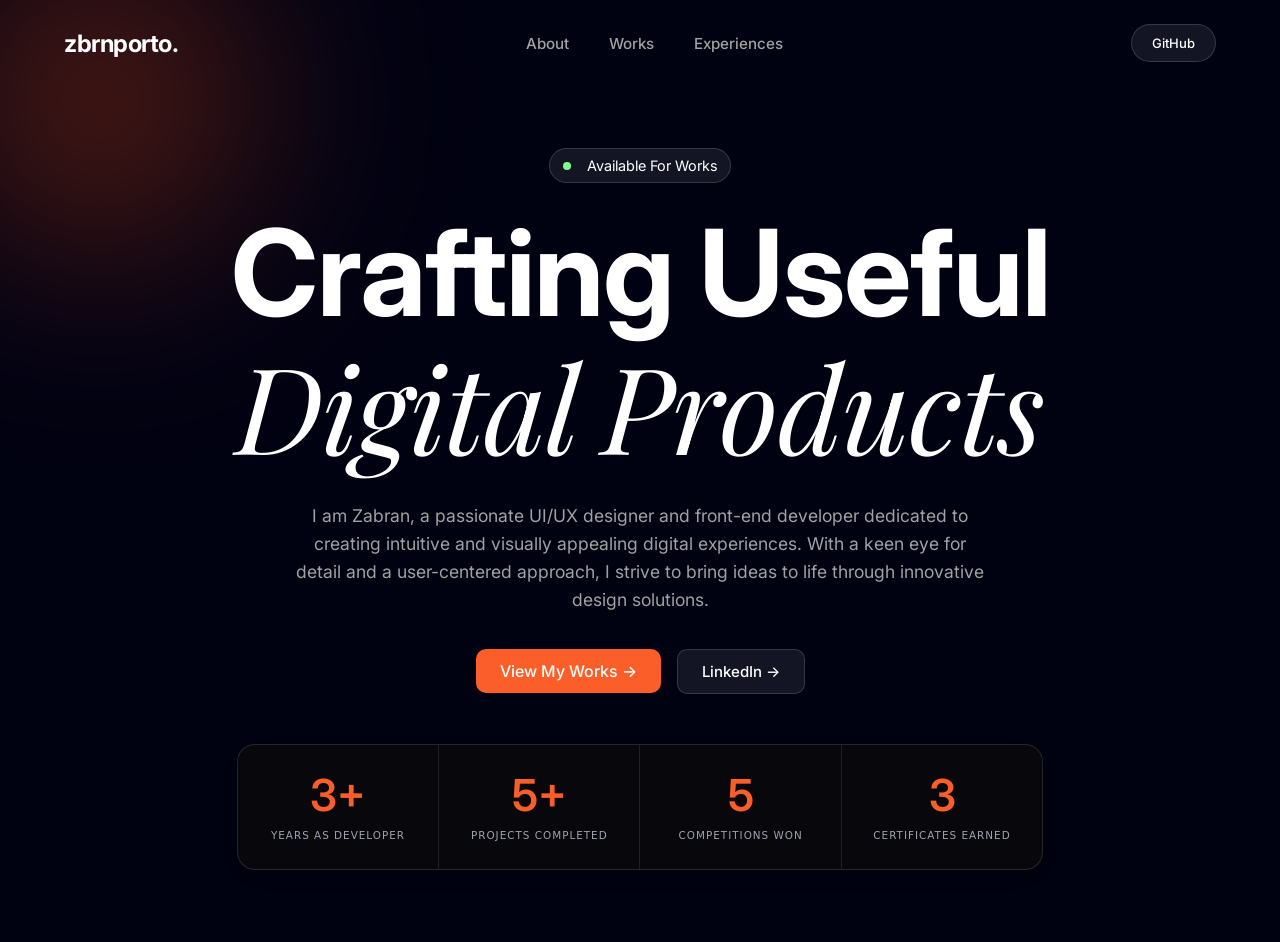
<file: index.html>
<!DOCTYPE html>
<html lang="en">
<head>
    <meta charset="UTF-8">
    <meta name="viewport" content="width=device-width, initial-scale=1.0">
    <title>Zabran Assyafiq</title>
    <link rel="stylesheet" href="style-1.css">
    <link rel="preconnect" href="https://fonts.googleapis.com">
    <link rel="preconnect" href="https://fonts.gstatic.com" crossorigin>
    <link href="https://fonts.googleapis.com/css2?family=Inter:wght@400;600;700&family=Playfair+Display:ital@1&display=swap" rel="stylesheet">
    <link href="https://unpkg.com/aos@2.3.1/dist/aos.css" rel="stylesheet">
    <link rel="icon" type="image/png" href="images/nla.png">
</head>
<body>
    <section class="hero">
        <nav class="navbar">
            <div class="logo">zbrnporto.</div>
            <ul class="nav-links">
                <li><a href="about.html">About</a></li>
                <li><a href="#Works">Works</a></li>
                <li><a href="#Experiences">Experiences</a></li>
            </ul>
            <a href="https://github.com/muhammadzabranidn-hue" class="github-button">GitHub</a>
        </nav>

        <div class="hero-content">
            <div class="badge" data-aos="fade-up" data-aos-duration="1000" data-aos-easing="ease-out-cubic">
                <span class="dote"></span><span>Available For Works</span>
            </div>
            
            <h1 class="hero-title" data-aos="fade-up" data-aos-duration="1000" data-aos-easing="ease-out-cubic">
                Crafting Useful <br>
                <span class="italic-text" data-aos="fade-up" data-aos-duration="2000" data-aos-easing="ease-out-cubic">Digital Products</span>
            </h1>

            <p class="hero-description" data-aos="fade-up" data-aos-duration="2500" data-aos-easing="ease-out-cubic">
                I am Zabran, a passionate UI/UX designer and front-end developer dedicated to creating intuitive and visually appealing digital experiences. 
                With a keen eye for detail and a user-centered approach, I strive to bring ideas to life through innovative design solutions.
            </p>

            <div class="CTA-Button" data-aos="fade-up" data-aos-duration="3000" data-aos-easing="ease-out-cubic">
                <a class="CTA-button1" href="#">View My Works → </a>
                <a class="CTA-linkedin" href="https://www.linkedin.com/in/muhammad-zabran-assyafiq-2292ab308/">LinkedIn → </a>
            </div>
        </div>

        
        <div class="content-1">
            <div class="stats-container" data-aos="fade-up" data-aos-duration="3000" data-aos-easing="ease-out-cubic">
                <div class="stats-item">
                  <span class="stats-number">3+</span>
                  <span class="stats-label">YEARS AS DEVELOPER</span>
                </div>
              
                <div class="stats-item">
                  <span class="stats-number">5+</span>
                  <span class="stats-label">PROJECTS COMPLETED</span>
                </div>
              
                <div class="stats-item">
                  <span class="stats-number">5</span>
                  <span class="stats-label">COMPETITIONS WON</span>
                </div>
              
                <div class="stats-item">
                  <span class="stats-number">3</span>
                  <span class="stats-label">CERTIFICATES EARNED</span>
                </div>
              </div>
        </div>

    </section>
    <script src="https://unpkg.com/aos@2.3.1/dist/aos.js"></script>
    <script>
        AOS.init();
    </script>
</body>
</html>
</file>
<file: style-1.css>
* {
  margin: 0;
  padding: 0;
  box-sizing: border-box;
}

body {
  font-family: 'Inter', sans-serif;
  background-color: #000212;
  color: #ffffff;
  min-height: 100vh;
  overflow-x: hidden;
}

/* Pastikan body siap menampung efek

/* Efek Glow Oranye - Pojok Kiri Atas */
body::before {
  content: "";
  position: fixed;
  width: 500px;
  height: 500px;
  top: -150px;
  left: -150px;
  
  /* Full Oranye: memudar dari 30% ke transparan */
  background: radial-gradient(
    circle,
    rgba(255, 77, 18, 0.46) 0%,
    rgba(252, 94, 42, 0.1) 45%,
    rgba(0, 0, 0, 0) 70%
  );
  
  border-radius: 50%;
  filter: blur(90px);
  z-index: -1;
  pointer-events: none;
}

.navbar {
  position: fixed;
  top: 0;
  left: 50%;
  transform: translateX(-50%);
  width: 100%;
  max-width: 1500px;
  display: flex;
  justify-content: space-between;
  align-items: center;
  z-index: 1000; /* Naikkan nilainya ke 1000 */
  padding: 1.5rem 4rem;
}

/* HERO SECTION (Penyesuaian Padding Top) */
.hero {
  position: relative;
  width: 100%;
  min-height: 100vh;
  display: flex;
  flex-direction: column;
  align-items: center;
  padding: 8rem 4rem 2rem 4rem; /* Padding atas ditambah (8rem) agar konten tidak tertutup navbar */
  gap: 60px; 
}

/* NAVBAR */
.navbar {
  position: fixed;
  width: 100%;
  max-width: 1500px;
  display: flex;
  justify-content: space-between;
  align-items: center;
  z-index: 10;
}

.logo {
  font-weight: 700;
  font-size: 1.5rem;
  letter-spacing: -0.5px;
  color: #ffffff;
}

.nav-links {
  display: flex;
  list-style: none;
  gap: 2.5rem;
}

.nav-links a {
  color: #a1a1a1;
  text-decoration: none;
  font-size: 0.95rem;
  font-weight: 500;
  transition: color 0.5s;
}

.nav-links a:hover {
  color: #ffffff;
}

.github-button {
  padding: 10px 20px;
  border-radius: 50px;
  background: rgba(255, 255, 255, 0.08);
  border: 1px solid rgba(255, 255, 255, 0.15);
  text-decoration: none;
  color: #ffffff;
  font-weight: 500;
  font-size: small;
  transition: all 0.5s ease-in;
}

.github-button:hover {
  transform: translateY(-3px);
  background-color: rgba(255, 255, 255, 0.15);
  border-color: #FC5E2A;
}

/* HERO CONTENT */
.hero-content {
  margin: 20px 0;
  display: flex;
  flex-direction: column;
  align-items: center;
  text-align: center;
  gap: 24px; 
  max-width: 900px;
  z-index: 10;
}

.badge {
  display: flex;
  justify-content: center;
  align-items: center;
  gap: 1rem;
  background: rgba(255, 255, 255, 0.08);
  border: 1px solid rgba(255, 255, 255, 0.15);
  backdrop-filter: blur(10px);
  padding: 0.5rem 0.8rem;
  border-radius: 50px;
  font-size: 0.9rem;
  width: fit-content;
  transition: all 0.5s ease;
}

.badge:hover {
  transform: translateY(-3px);
  background: rgba(255, 255, 255, 0.15);
}

.dote{
  width: 8px;
  height: 8px;
  background-color: #7fff92;
  border-radius: 50%;
  animation: pulse-glow 1.5s infinite ease-in-out;
}

@keyframes pulse-glow {
  0%, 100% {
    opacity: 1;
    transform: scale(1);
  }
  50% {
    opacity: 0.3;
    transform: scale(0.85); /* Opsional: mengecil sedikit saat pudar */
  }
}

.hero-title {
  font-size: 120px;
  font-weight: 700;
  line-height: 1.1;
  letter-spacing: -1px;
}

.italic-text {
  font-family: 'Playfair Display', serif;
  font-style: italic;
  font-weight: 400;
  font-size: 120px;
}

.hero-description {
  font-size: 1.1rem;
  color: #a1a1a1;
  max-width: 700px;
  line-height: 1.6;
}

/* CTA BUTTONS */
.CTA-Button {
  display: flex;
  gap: 16px;
  align-items: center;
  margin-top: 10px;
}

.CTA-button1 {
  padding: 12px 24px;
  border-radius: 10px;
  background-color: #FC5E2A;
  text-decoration: none;
  color: #ffffff;
  font-weight: 500;
  transition: all 0.3s ease;
}

.CTA-button1:hover {
  transform: translateX(3px);
  background-color: #ff7345;
  box-shadow: 0 0 20px #ff7345;
}

.CTA-linkedin {
  padding: 12px 24px;
  border-radius: 10px;
  background: rgba(255, 255, 255, 0.08);
  border: 1px solid rgba(255, 255, 255, 0.15);
  color: #ffffff;
  text-decoration: none;
  font-weight: 500;
  font-size: 15px;
  transition: all 0.3s ease;
}

.CTA-linkedin:hover {
  transform: translateX(3px);
  background: rgba(255, 255, 255, 0.15);
}


.content-1 {
  width: 100%;
  margin: 40px 0;
  display: flex;
  justify-content: center;
}

/* Container Utama */
.stats-container {
  width: 70%;
  display: flex;
  flex-direction: row;
  max-width: 2000px;
  margin: -70px auto 0 auto; /* Margin disesuaikan agar tidak berbenturan di mobile */
  background-color: rgba(10, 10, 12, 0.85); /* Warna latar gelap semi-transparan */
  border: 1px solid rgba(255, 255, 255, 0.12); /* Garis tepi halus */
  border-radius: 18px; /* Sudut melengkung */
  overflow: hidden;
  backdrop-filter: blur(8px); /* Efek glassmorphism */
  box-shadow: 0 8px 32px rgba(0, 0, 0, 0.3);
}

/* Setiap Kotak Statistik */
.stats-item {
  flex: 1;
  display: flex;
  flex-direction: column;
  align-items: center;
  justify-content: center;
  padding: 28px 8px;
  text-align: center;
  border-right: 1px solid rgba(255, 255, 255, 0.1);
  
  /* Transisi halus saat kursor masuk/keluar */
  transition: background-color 0.3s ease, border-color 0.3s ease;
  cursor: default;
}

/* Menghilangkan garis pemisah pada item terakhir */
.stats-item:last-child {
  border-right: none;
}

/* Style Angka (#FC5E2A) */
.stats-number {
  font-size: 2.75rem;
  font-weight: 600;
  color: #FC5E2A;
  margin-bottom: 12px;
  line-height: 1;
  
  /* Transisi untuk efek terangkat */
  transition: transform 0.3s ease, text-shadow 0.3s ease;
}

/* Style Teks Label */
.stats-label {
  font-family: system-ui, -apple-system, sans-serif;
  font-size: 0.65rem;
  font-weight: 500;
  color: #9ca3af;
  letter-spacing: 1px;
  text-transform: uppercase;
  white-space: nowrap; 
  
  /* Transisi untuk warna teks */
  transition: color 0.3s ease;
}
</file>
